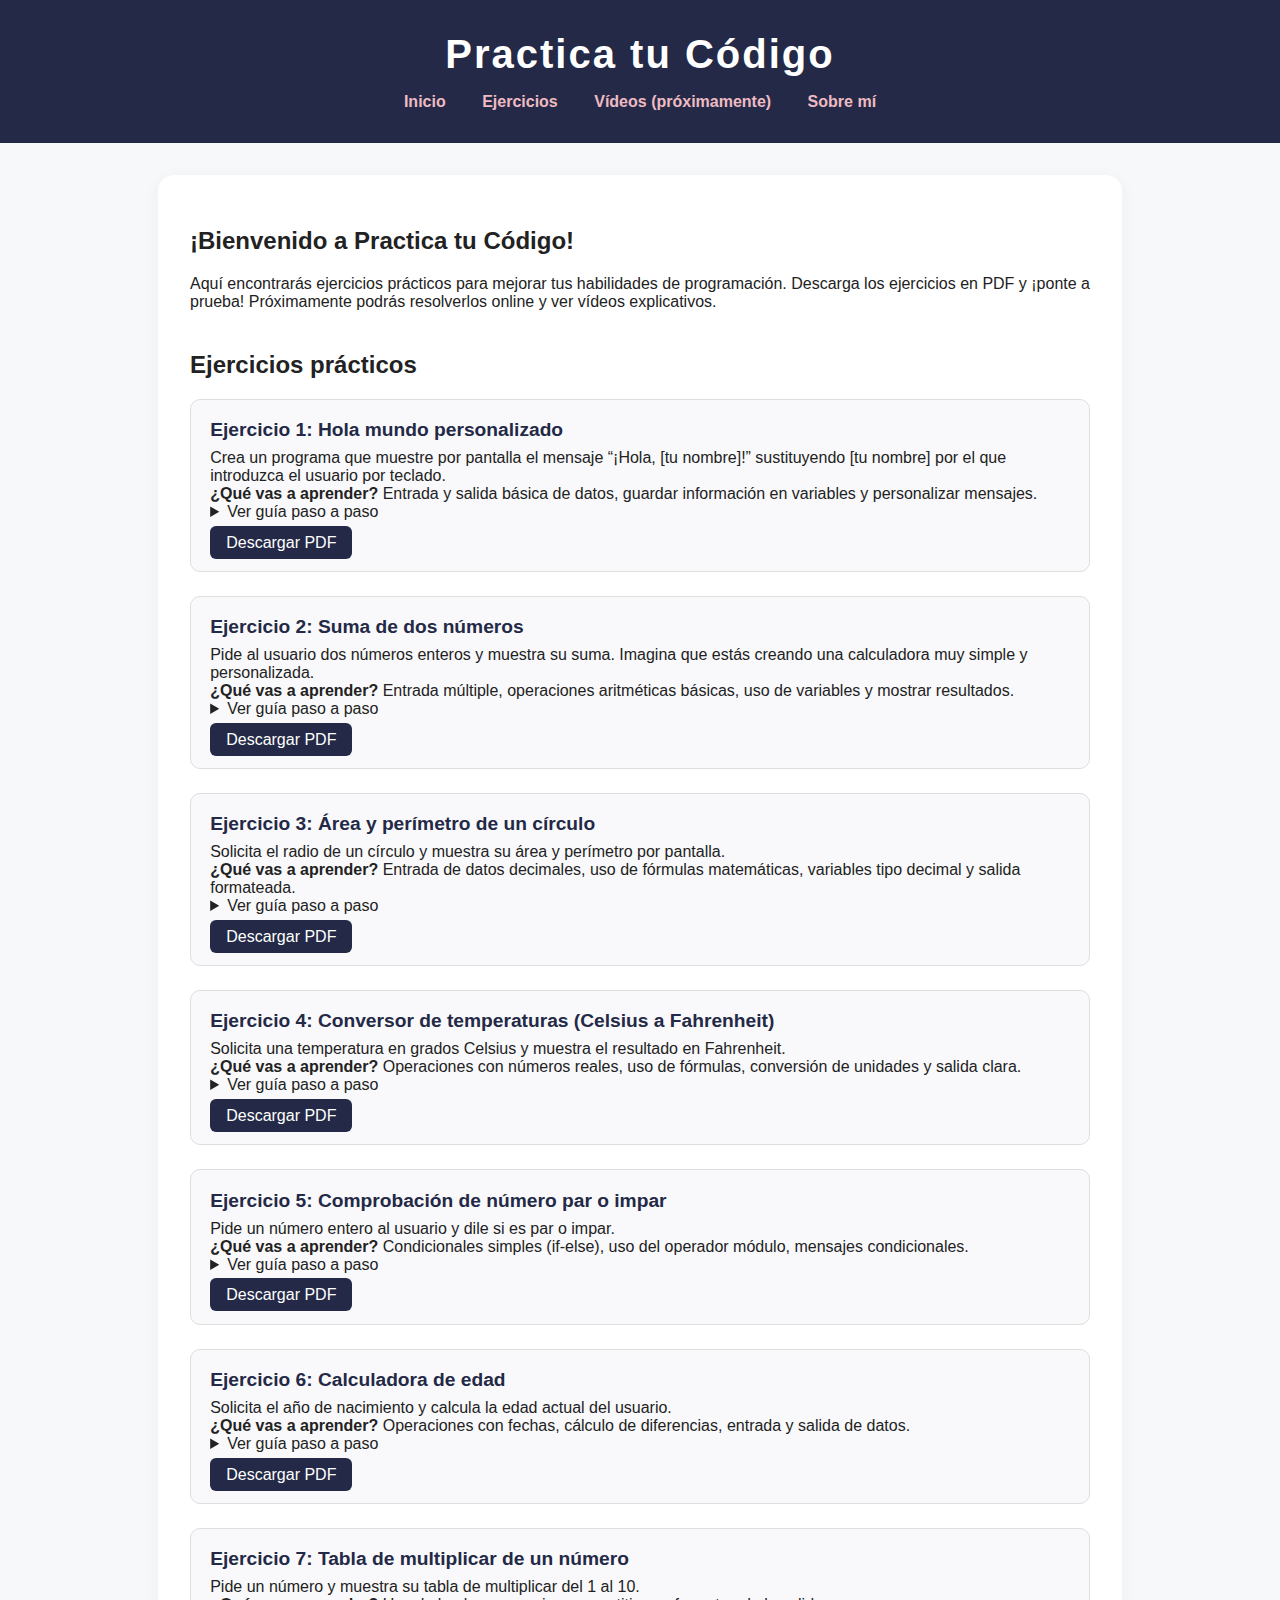
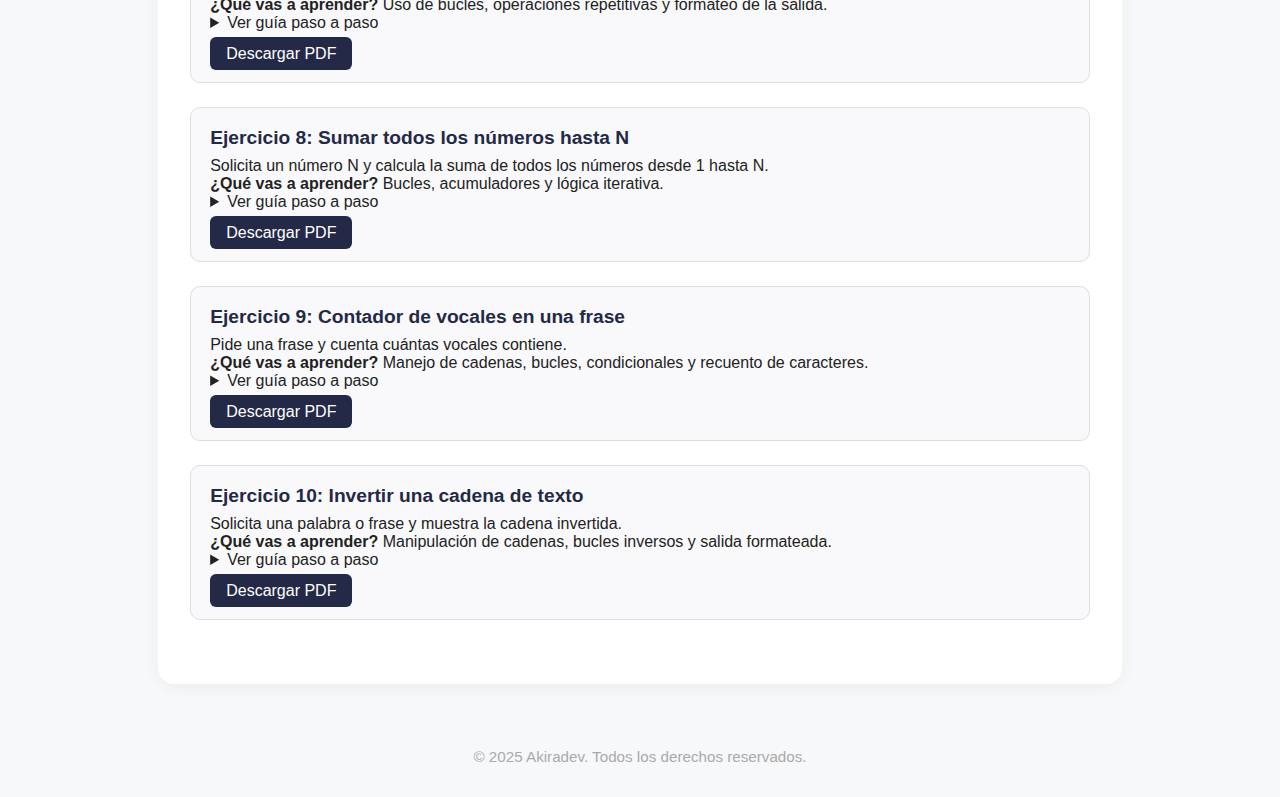
<file: index.html>
<!DOCTYPE html>
<html lang="es">
<head>
  <meta charset="UTF-8">
  <meta name="viewport" content="width=device-width, initial-scale=1">
  <title>Practica tu Código - Akiradev</title>
  <style>
    body {
      font-family: 'Segoe UI', Arial, sans-serif;
      margin: 0;
      background: #f6f8fa;
      color: #222;
    }
    header {
      background: #232946;
      color: #fff;
      padding: 2rem 1rem;
      text-align: center;
    }
    h1 {
      margin: 0;
      font-size: 2.5rem;
      letter-spacing: 2px;
    }
    nav {
      margin-top: 1rem;
    }
    nav a {
      color: #eebbc3;
      text-decoration: none;
      margin: 0 1rem;
      font-weight: bold;
    }
    main {
      max-width: 900px;
      margin: 2rem auto;
      background: #fff;
      padding: 2rem;
      border-radius: 16px;
      box-shadow: 0 4px 16px rgba(50,50,80,0.05);
    }
    .intro {
      margin-bottom: 2.5rem;
    }
    .ejercicios {
      margin-bottom: 2rem;
    }
    .ejercicio {
      border: 1px solid #dedede;
      border-radius: 10px;
      padding: 1.2rem;
      margin-bottom: 1.5rem;
      background: #f9f9fb;
    }
    .ejercicio-title {
      font-size: 1.2rem;
      color: #232946;
      font-weight: bold;
      margin-bottom: 0.5rem;
    }
    .ejercicio-desc {
      margin-bottom: 0.8rem;
    }
    .descargar-btn {
      background: #232946;
      color: #fff;
      border: none;
      border-radius: 6px;
      padding: 0.5rem 1rem;
      cursor: pointer;
      font-size: 1rem;
      text-decoration: none;
      transition: background 0.2s;
    }
    .descargar-btn:hover {
      background: #eebbc3;
      color: #232946;
    }
    footer {
      text-align: center;
      color: #aaa;
      padding: 2rem 1rem;
      font-size: 0.95rem;
      background: transparent;
    }
  </style>
  <link rel="icon" type="image/png" href="favicon.png">
</head>
<body>
  <header>
    <h1>Practica tu Código</h1>
    <nav>
      <a href="#">Inicio</a>
      <a href="#ejercicios">Ejercicios</a>
      <a href="#">Vídeos (próximamente)</a>
      <a href="#">Sobre mí</a>
    </nav>
  </header>
  <main>
    <section class="intro">
      <h2>¡Bienvenido a Practica tu Código!</h2>
      <p>
        Aquí encontrarás ejercicios prácticos para mejorar tus habilidades de programación.  
        Descarga los ejercicios en PDF y ¡ponte a prueba!  
        Próximamente podrás resolverlos online y ver vídeos explicativos.
      </p>
    </section>

    <section class="ejercicios" id="ejercicios">
  <h2>Ejercicios prácticos</h2>

  <!-- Ejercicio 1 -->
  <div class="ejercicio">
    <div class="ejercicio-title">Ejercicio 1: Hola mundo personalizado</div>
    <div class="ejercicio-desc">
      Crea un programa que muestre por pantalla el mensaje “¡Hola, [tu nombre]!” sustituyendo [tu nombre] por el que introduzca el usuario por teclado.
      <br>
      <b>¿Qué vas a aprender?</b> Entrada y salida básica de datos, guardar información en variables y personalizar mensajes.
      <details>
        <summary>Ver guía paso a paso</summary>
        <ol>
          <li>Pide al usuario que introduzca su nombre.</li>
          <li>Guarda el nombre en una variable.</li>
          <li>Muestra por pantalla: “¡Hola, [nombre]!” usando la variable.</li>
        </ol>
      </details>
    </div>
    <a class="descargar-btn" href="ejercicio1.pdf" download>Descargar PDF</a>
  </div>

  <!-- Ejercicio 2 -->
  <div class="ejercicio">
    <div class="ejercicio-title">Ejercicio 2: Suma de dos números</div>
    <div class="ejercicio-desc">
      Pide al usuario dos números enteros y muestra su suma. Imagina que estás creando una calculadora muy simple y personalizada.
      <br>
      <b>¿Qué vas a aprender?</b> Entrada múltiple, operaciones aritméticas básicas, uso de variables y mostrar resultados.
      <details>
        <summary>Ver guía paso a paso</summary>
        <ol>
          <li>Pide al usuario el primer número y guárdalo en una variable.</li>
          <li>Pide el segundo número y guárdalo en otra variable.</li>
          <li>Suma ambos números y guarda el resultado.</li>
          <li>Muestra el resultado al usuario.</li>
        </ol>
      </details>
    </div>
    <a class="descargar-btn" href="ejercicio2.pdf" download>Descargar PDF</a>
  </div>

  <!-- Ejercicio 3 -->
  <div class="ejercicio">
    <div class="ejercicio-title">Ejercicio 3: Área y perímetro de un círculo</div>
    <div class="ejercicio-desc">
      Solicita el radio de un círculo y muestra su área y perímetro por pantalla.
      <br>
      <b>¿Qué vas a aprender?</b> Entrada de datos decimales, uso de fórmulas matemáticas, variables tipo decimal y salida formateada.
      <details>
        <summary>Ver guía paso a paso</summary>
        <ol>
          <li>Pide al usuario el radio y guárdalo como decimal.</li>
          <li>Calcula el área usando la fórmula: área = π × radio × radio.</li>
          <li>Calcula el perímetro: perímetro = 2 × π × radio.</li>
          <li>Muestra ambos resultados al usuario.</li>
        </ol>
      </details>
    </div>
    <a class="descargar-btn" href="ejercicio3.pdf" download>Descargar PDF</a>
  </div>

  <!-- Ejercicio 4 -->
  <div class="ejercicio">
    <div class="ejercicio-title">Ejercicio 4: Conversor de temperaturas (Celsius a Fahrenheit)</div>
    <div class="ejercicio-desc">
      Solicita una temperatura en grados Celsius y muestra el resultado en Fahrenheit.
      <br>
      <b>¿Qué vas a aprender?</b> Operaciones con números reales, uso de fórmulas, conversión de unidades y salida clara.
      <details>
        <summary>Ver guía paso a paso</summary>
        <ol>
          <li>Pide al usuario la temperatura en Celsius.</li>
          <li>Convierte la temperatura a Fahrenheit usando la fórmula: F = C × 9/5 + 32.</li>
          <li>Muestra el resultado al usuario.</li>
        </ol>
      </details>
    </div>
    <a class="descargar-btn" href="ejercicio4.pdf" download>Descargar PDF</a>
  </div>

  <!-- Ejercicio 5 -->
  <div class="ejercicio">
    <div class="ejercicio-title">Ejercicio 5: Comprobación de número par o impar</div>
    <div class="ejercicio-desc">
      Pide un número entero al usuario y dile si es par o impar.
      <br>
      <b>¿Qué vas a aprender?</b> Condicionales simples (if-else), uso del operador módulo, mensajes condicionales.
      <details>
        <summary>Ver guía paso a paso</summary>
        <ol>
          <li>Pide al usuario un número entero.</li>
          <li>Comprueba si el número es divisible por 2.</li>
          <li>Muestra “par” si es divisible, “impar” si no lo es.</li>
        </ol>
      </details>
    </div>
    <a class="descargar-btn" href="ejercicio5.pdf" download>Descargar PDF</a>
  </div>

  <!-- Ejercicio 6 -->
  <div class="ejercicio">
    <div class="ejercicio-title">Ejercicio 6: Calculadora de edad</div>
    <div class="ejercicio-desc">
      Solicita el año de nacimiento y calcula la edad actual del usuario.
      <br>
      <b>¿Qué vas a aprender?</b> Operaciones con fechas, cálculo de diferencias, entrada y salida de datos.
      <details>
        <summary>Ver guía paso a paso</summary>
        <ol>
          <li>Pide al usuario el año de nacimiento.</li>
          <li>Obtén el año actual (puedes ponerlo fijo o buscarlo en el sistema).</li>
          <li>Calcula la edad restando el año de nacimiento al actual.</li>
          <li>Muestra la edad calculada al usuario.</li>
        </ol>
      </details>
    </div>
    <a class="descargar-btn" href="ejercicio6.pdf" download>Descargar PDF</a>
  </div>

  <!-- Ejercicio 7 -->
  <div class="ejercicio">
    <div class="ejercicio-title">Ejercicio 7: Tabla de multiplicar de un número</div>
    <div class="ejercicio-desc">
      Pide un número y muestra su tabla de multiplicar del 1 al 10.
      <br>
      <b>¿Qué vas a aprender?</b> Uso de bucles, operaciones repetitivas y formateo de la salida.
      <details>
        <summary>Ver guía paso a paso</summary>
        <ol>
          <li>Pide al usuario un número.</li>
          <li>Usa un bucle del 1 al 10.</li>
          <li>En cada vuelta, multiplica el número por el valor del bucle y muestra el resultado.</li>
        </ol>
      </details>
    </div>
    <a class="descargar-btn" href="ejercicio7.pdf" download>Descargar PDF</a>
  </div>

  <!-- Ejercicio 8 -->
  <div class="ejercicio">
    <div class="ejercicio-title">Ejercicio 8: Sumar todos los números hasta N</div>
    <div class="ejercicio-desc">
      Solicita un número N y calcula la suma de todos los números desde 1 hasta N.
      <br>
      <b>¿Qué vas a aprender?</b> Bucles, acumuladores y lógica iterativa.
      <details>
        <summary>Ver guía paso a paso</summary>
        <ol>
          <li>Pide al usuario un número N.</li>
          <li>Inicializa una variable acumuladora en 0.</li>
          <li>Usa un bucle para sumar todos los números del 1 a N en el acumulador.</li>
          <li>Muestra la suma total al usuario.</li>
        </ol>
      </details>
    </div>
    <a class="descargar-btn" href="ejercicio8.pdf" download>Descargar PDF</a>
  </div>

  <!-- Ejercicio 9 -->
  <div class="ejercicio">
    <div class="ejercicio-title">Ejercicio 9: Contador de vocales en una frase</div>
    <div class="ejercicio-desc">
      Pide una frase y cuenta cuántas vocales contiene.
      <br>
      <b>¿Qué vas a aprender?</b> Manejo de cadenas, bucles, condicionales y recuento de caracteres.
      <details>
        <summary>Ver guía paso a paso</summary>
        <ol>
          <li>Pide al usuario una frase.</li>
          <li>Inicializa un contador de vocales en 0.</li>
          <li>Recorre la frase, letra por letra.</li>
          <li>Si la letra es vocal, suma 1 al contador.</li>
          <li>Muestra el número total de vocales al usuario.</li>
        </ol>
      </details>
    </div>
    <a class="descargar-btn" href="ejercicio9.pdf" download>Descargar PDF</a>
  </div>

  <!-- Ejercicio 10 -->
  <div class="ejercicio">
    <div class="ejercicio-title">Ejercicio 10: Invertir una cadena de texto</div>
    <div class="ejercicio-desc">
      Solicita una palabra o frase y muestra la cadena invertida.
      <br>
      <b>¿Qué vas a aprender?</b> Manipulación de cadenas, bucles inversos y salida formateada.
      <details>
        <summary>Ver guía paso a paso</summary>
        <ol>
          <li>Pide al usuario una palabra o frase.</li>
          <li>Recorre la cadena desde el final hasta el inicio y construye una nueva cadena invertida.</li>
          <li>Muestra la cadena invertida al usuario.</li>
        </ol>
      </details>
    </div>
    <a class="descargar-btn" href="ejercicio10.pdf" download>Descargar PDF</a>
  </div>

</section>

  </main>
  <footer>
    © 2025 Akiradev. Todos los derechos reservados.
  </footer>
</body>
</html>
</file>
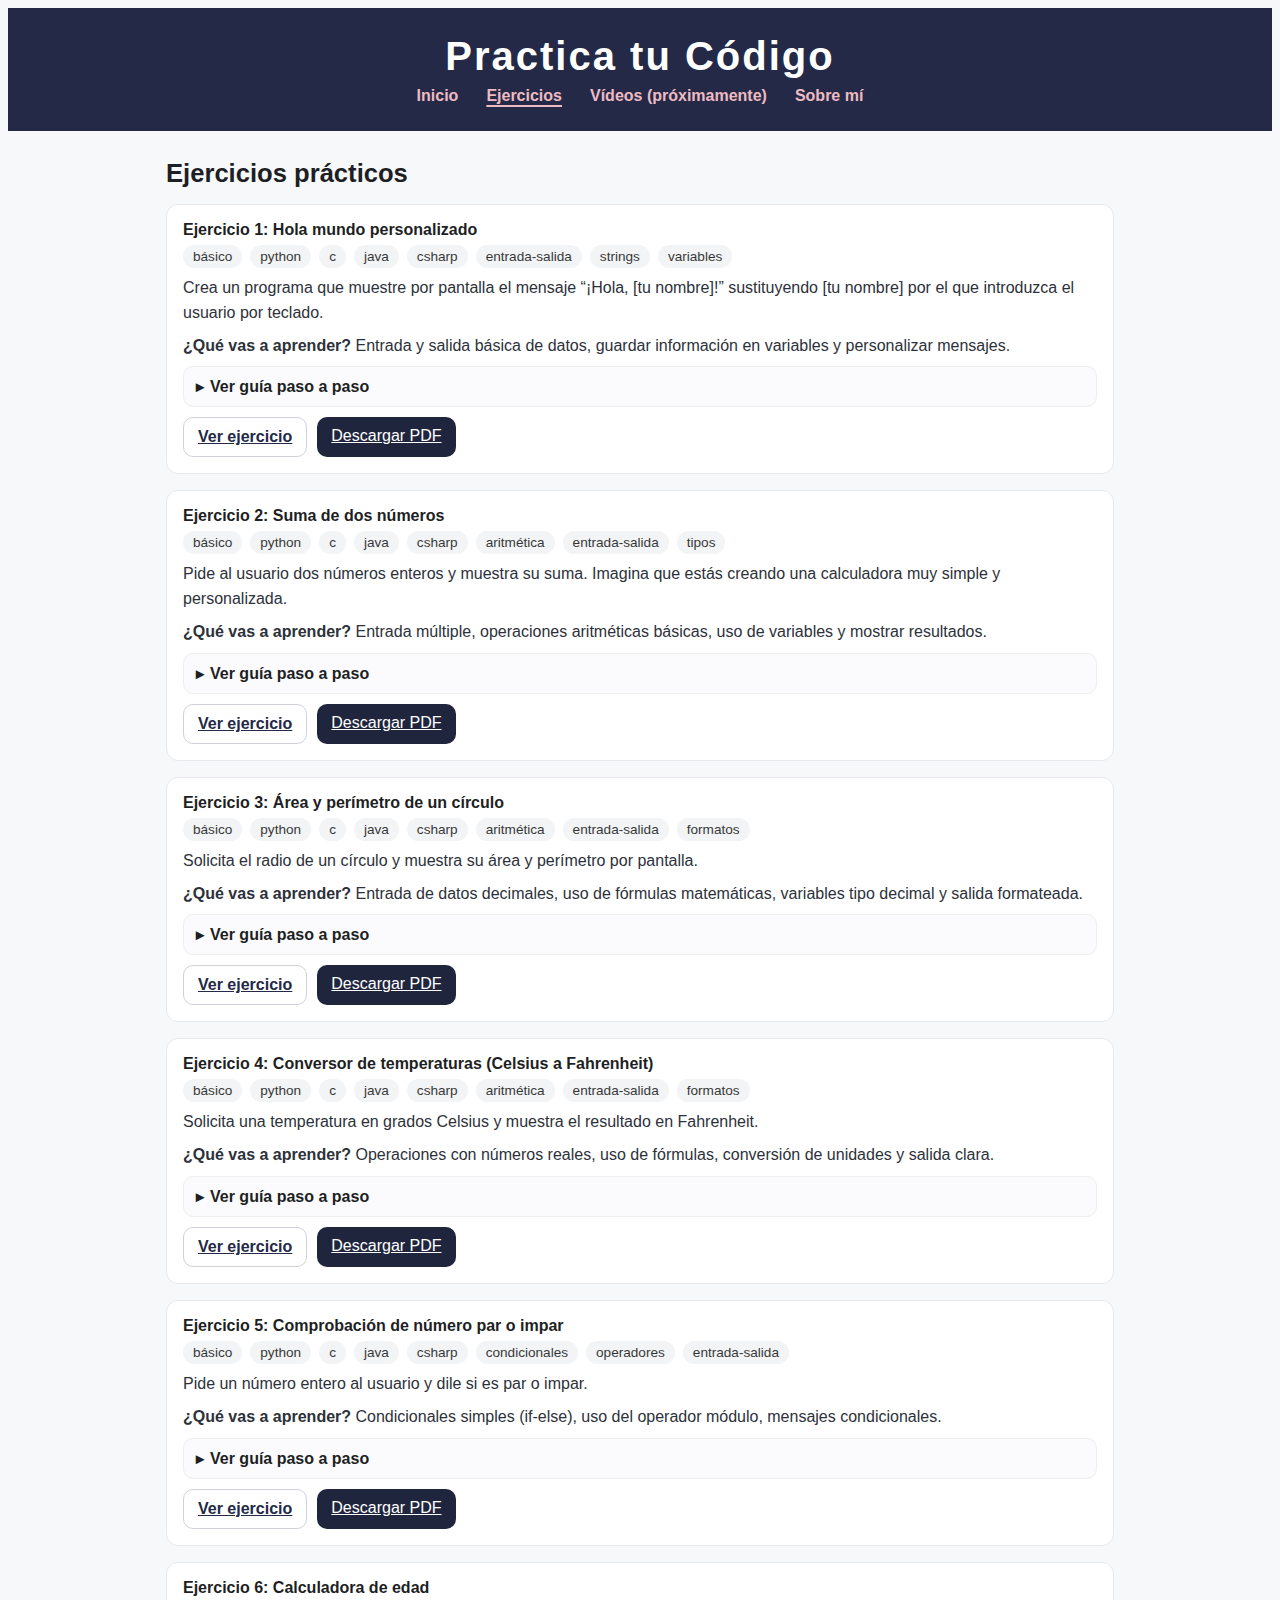
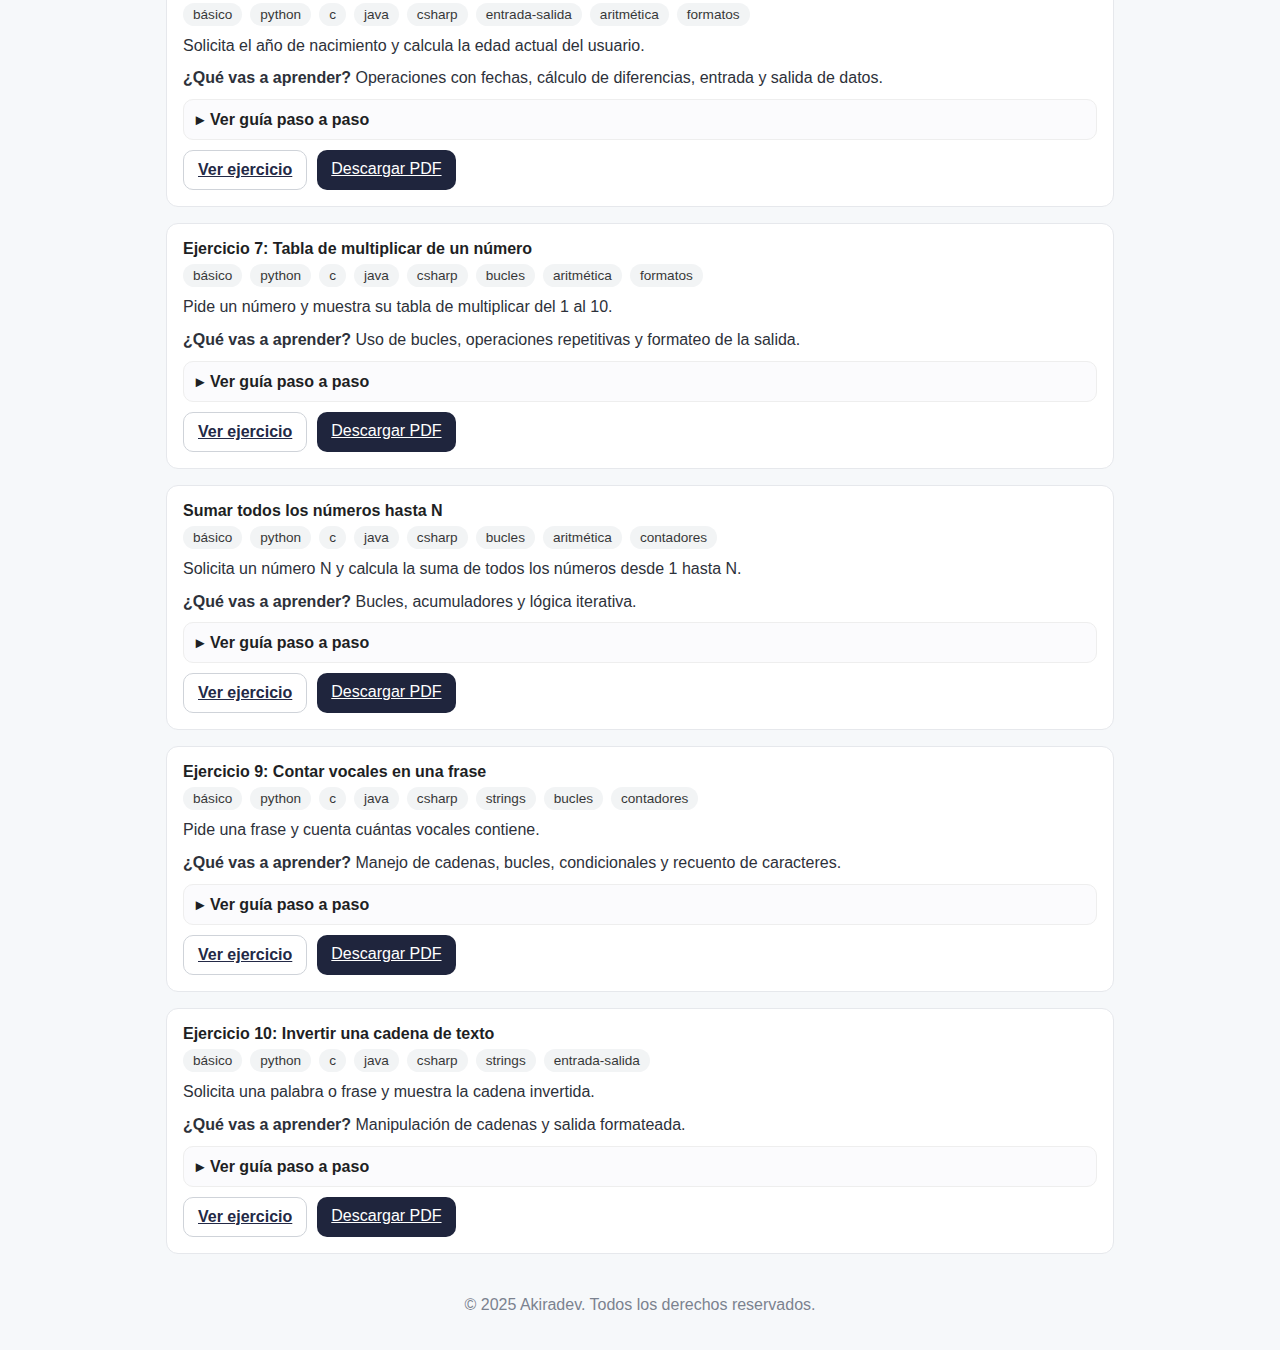
<file: ejercicios.html>
<!DOCTYPE html>
<html lang="es">
<head>
  <meta charset="utf-8" />
  <meta name="viewport" content="width=device-width,initial-scale=1" />
  <title>Ejercicios · Practica tu Código</title>
  <link rel="stylesheet" href="style.css">
</head>
<body>
  <!-- HEADER -->
  <header class="site-header">
    <div class="wrap">
      <h1 class="brand">Practica tu Código</h1>
      <nav class="nav" aria-label="Principal">
        <a href="index.html">Inicio</a>
        <a href="ejercicios.html" aria-current="page">Ejercicios</a>
        <a href="videos.html">Vídeos (próximamente)</a>
        <a href="sobre-mi.html">Sobre mí</a>
      </nav>
    </div>
  </header>

  <!-- CONTENIDO PRINCIPAL -->
  <main class="container">
    <div class="section-head">
      <h3>Ejercicios prácticos</h3>
    </div>
    <section id="list"></section>
  </main>

  <!-- FOOTER -->
  <footer class="site-footer">
    <div class="wrap">© 2025 Akiradev. Todos los derechos reservados.</div>
  </footer>

  <script src="Data/exercises.js"></script>
  <script src="ejercicios.js"></script>
</body>
</html>
</file>
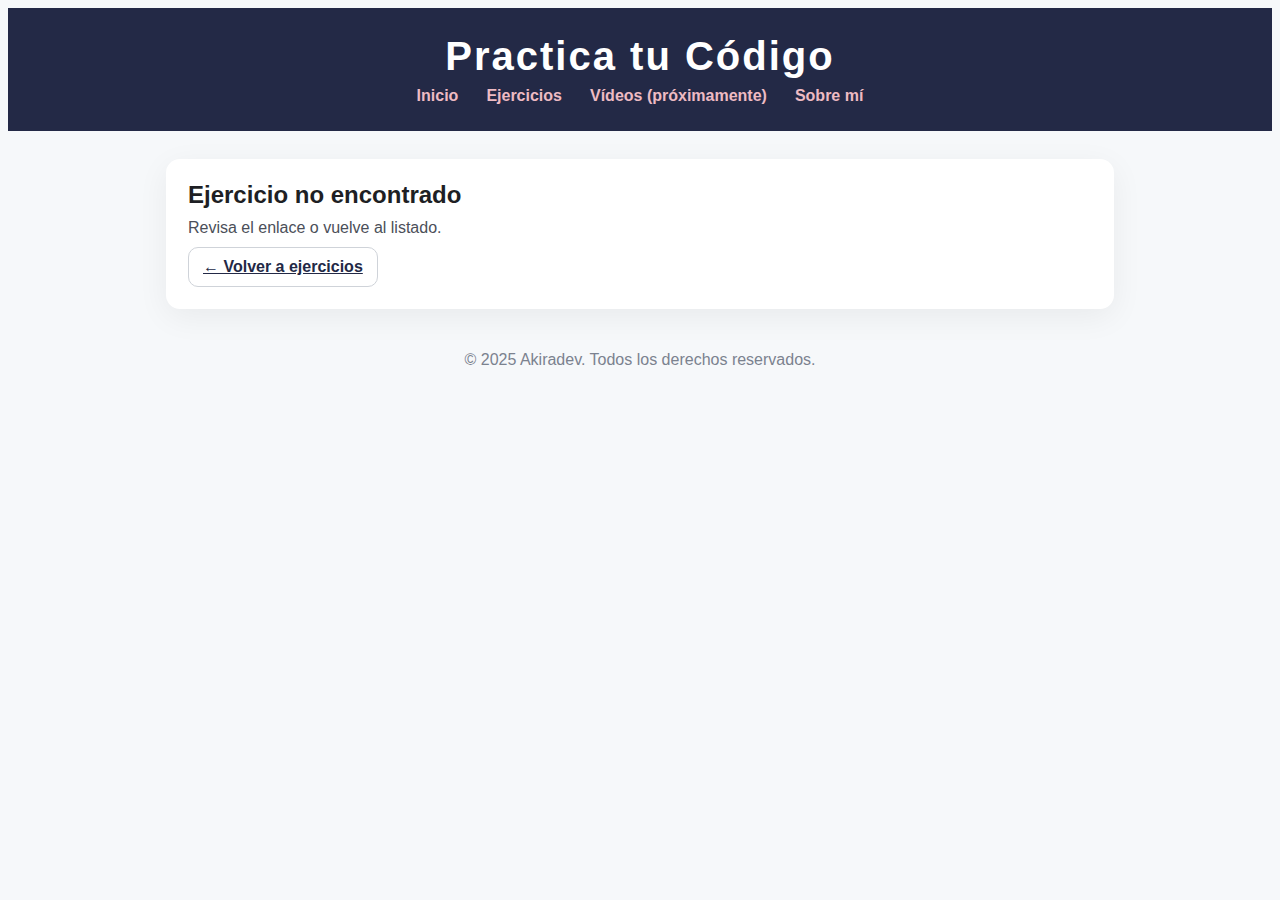
<file: exercise.html>
<!DOCTYPE html>
<html lang="es">
<head>
  <meta charset="utf-8" />
  <meta name="viewport" content="width=device-width,initial-scale=1" />
  <title>Ejercicio · Practica tu Código</title>
  <link rel="stylesheet" href="style.css">
</head>
<body>
  <!-- HEADER -->
  <header class="site-header">
    <div class="wrap">
      <h1 class="brand">Practica tu Código</h1>
      <nav class="nav" aria-label="Principal">
        <a href="index.html">Inicio</a>
        <a href="ejercicios.html">Ejercicios</a>
        <a href="videos.html">Vídeos (próximamente)</a>
        <a href="sobre-mi.html">Sobre mí</a>
      </nav>
    </div>
  </header>

  <!-- CONTENIDO -->
  <main class="container">
    <section class="panel">
      <div class="panel-inner" id="exercise-root">
        <!-- Aquí se inyecta el contenido del ejercicio --></div>
    </section>
  </main>

  <!-- FOOTER -->
  <footer class="site-footer">
    <div class="wrap">© 2025 Akiradev. Todos los derechos reservados.</div>
  </footer>

  <!-- Datos + Lógica -->
  <script src="Data/exercises.js"></script>
  <script src="exercise.js"></script>
</body>
</html>
</file>
<file: style.css>
:root{
    --bg:#f6f8fa; --ink:#1e1f24; --muted:#4b4f59;
    --brand:#232946; --accent:#eebbc3;
    --card:#ffffff; --border:#e6e8ec; --btn:#1f253d;
    --radius:14px;
  }
  *{box-sizing:border-box}

  body { font-family: 'Segoe UI', Arial, sans-serif; background: var(--bg); color: var(--ink); }

  /* Header */
  .site-header { background:#232946; color:#fff; }
  .site-header .wrap { max-width:1100px; margin:0 auto; padding:26px 16px; text-align:center; }
  .brand { font-weight:800; font-size:2.5rem; letter-spacing:2px; margin:0 0 8px; }

  /* Submenús estilo original */
  .nav { display:flex; gap:28px; justify-content:center; flex-wrap:wrap; }
  .nav a { color:#eebbc3; text-decoration:none; font-weight:bold; }
  .nav a:hover { color:#fff; text-decoration: underline; text-underline-offset: 4px; text-decoration-thickness: 2px; }
  .nav a[aria-current="page"] { color:#eebbc3; text-decoration: underline; text-underline-offset: 4px; text-decoration-thickness: 2px; }

  /* Main container */
  .container{max-width:980px;margin:28px auto;padding:0 16px;}
  .panel{background:var(--card);border-radius:var(--radius);box-shadow:0 8px 32px rgba(0,0,0,.06);}
  .panel-inner{padding:22px 22px;}
  h2{margin:0 0 10px}
  p.lead{color:var(--muted);margin:0}

  /* Section heading */
  .section-head{display:flex;align-items:center;justify-content:space-between;margin:18px 0 6px}
  .section-head h3{margin:0;font-size:1.6rem}
  .btn{appearance:none;border:none;border-radius:10px;padding:10px 14px;font-weight:600;cursor:pointer}
  .btn-dark{background:var(--btn);color:#fff}
  .btn-ghost{background:#fff;border:1px solid #cfd3d9;color:var(--brand)}

  /* Exercise list */
  .exercise{background:#fff;border:1px solid var(--border);border-radius:12px;padding:16px;margin:16px 0}
  .exercise h4{margin:0 0 6px}
  .exercise p{margin:0 0 8px;color:#2d313a;line-height:1.55}

  /* Tags */
  .meta{ font-size:.85rem; opacity:.9; display:flex; gap:8px; flex-wrap:wrap; margin:6px 0 8px; }
  .pill{ background:#f1f3f5; padding:4px 10px; border-radius:999px; }

  /* details guía */
  .exercise-steps{
    background:#fbfbfd; border:1px solid #eee; border-radius:10px;
    padding:10px 12px; margin-top:6px;
  }
  .exercise-steps summary{
    cursor:pointer; font-weight:700; list-style:none;
  }
  .exercise-steps summary::-webkit-details-marker{ display:none; }
  .exercise-steps summary::before{
    content:"▸"; display:inline-block; margin-right:6px; transition:transform .15s;
  }
  .exercise-steps[open] summary::before{ transform:rotate(90deg); }

  .actions{display:flex;gap:10px;margin-top:10px}
  .btn-pdf{background:var(--btn);color:#fff;padding:10px 14px;border-radius:10px}

  /* Footer */
  .site-footer{ margin-top:28px; }
  .site-footer .wrap{ max-width:980px; margin:0 auto; padding:14px 16px 28px; text-align:center; color:#7b828f; }
</file>
